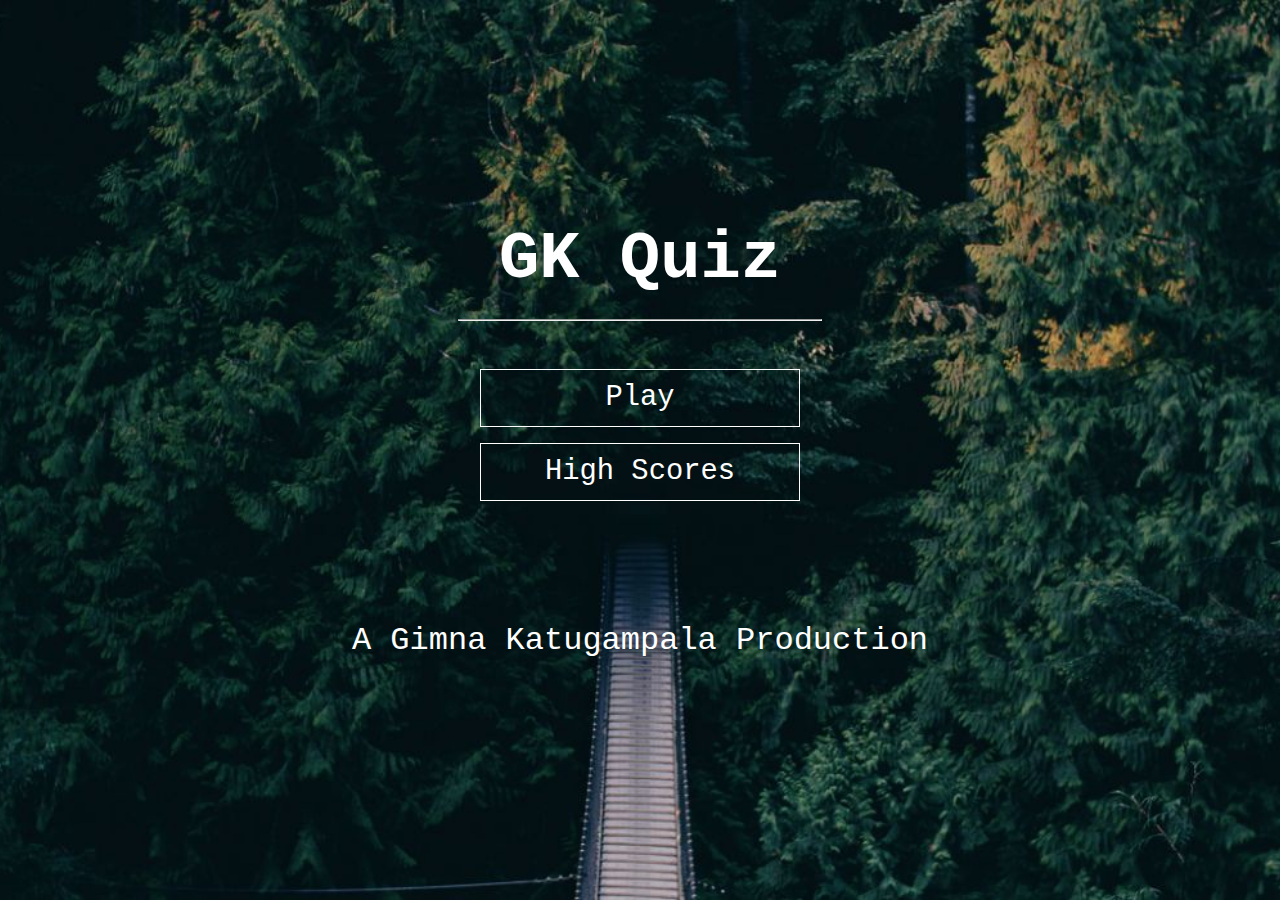
<file: index.html>
<!DOCTYPE html>
<html lang="en">
<head>
        <!-- Global site tag (gtag.js) - Google Analytics -->
        <script async src="https://www.googletagmanager.com/gtag/js?id=G-F7M19QQ9B1"></script>
        <script>
        window.dataLayer = window.dataLayer || [];
        function gtag(){dataLayer.push(arguments);}
        gtag('js', new Date());

        gtag('config', 'G-F7M19QQ9B1');
        </script>
    <meta charset="UTF-8">
    <meta name="viewport" content="width=device-width, initial-scale=1.0">
    <title>GK Quiz App | Welcome</title>
    <link rel="shortcut icon" type="image/x-icon" href="/favicon.ico">
    <link rel="stylesheet" href="/css/style.css">
</head>
<body>
    
    <div class="container">
        <div class="flex-center flex-column">
            <h1>GK Quiz</h1>
            <hr>
            <a href="game.html" class="btn">Play</a>
            <a href="highScores.html" class="btn">High Scores</a>
            <p class="footer">A Gimna Katugampala Production</p>
        </div>
    </div>

</body>
</html>
</file>
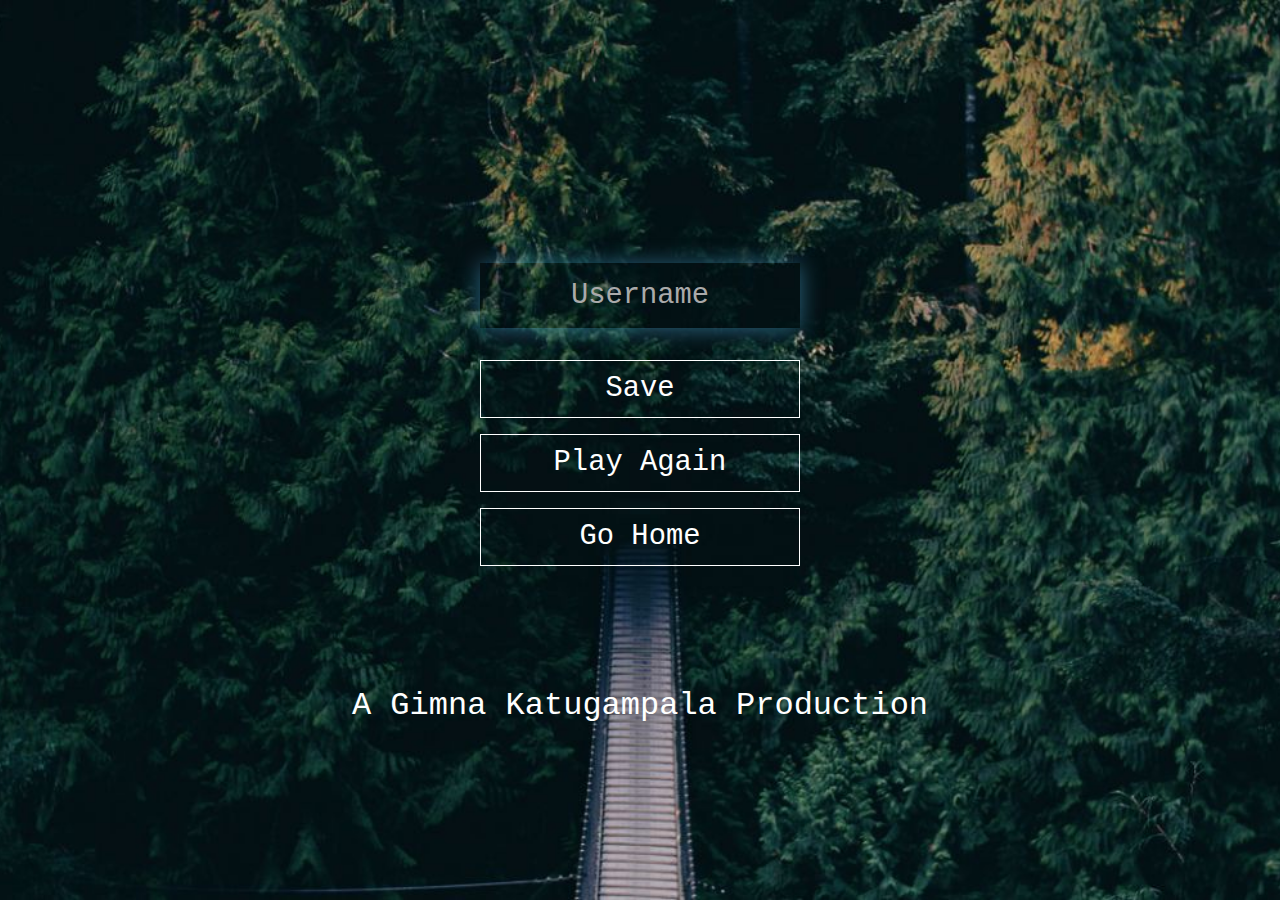
<file: end.html>
<!DOCTYPE html>
<html lang="en">
<head>
<!-- Global site tag (gtag.js) - Google Analytics -->
<script async src="https://www.googletagmanager.com/gtag/js?id=G-F7M19QQ9B1"></script>
<script>
  window.dataLayer = window.dataLayer || [];
  function gtag(){dataLayer.push(arguments);}
  gtag('js', new Date());

  gtag('config', 'G-F7M19QQ9B1');
</script>
    <meta charset="UTF-8">
    <meta name="viewport" content="width=device-width, initial-scale=1.0">
    <title>GK Quiz App | Congrates</title>
    <link rel="shortcut icon" type="image/x-icon" href="/favicon.ico">
    <link rel="stylesheet" href="/css/style.css">
</head>
<body>
    
    <div class="container">
        <div class="flex-center flex-column" id="end">
            <h1 id="finalScore">0</h1>
            <form>
                <input type="text" name="username" id="username" placeholder="Username">
                <button class="btn" type="submit" id="saveScoreBtn" disabled>Save</button>
            </form>
            <a href="/game.html" class="btn">Play Again</a>
            <a href="/index.html" class="btn">Go Home</a>
            <p class="footer">A Gimna Katugampala Production</p>
        </div>
    </div>
    <script src="/js/end.js"></script>
</body>
</html>
</file>
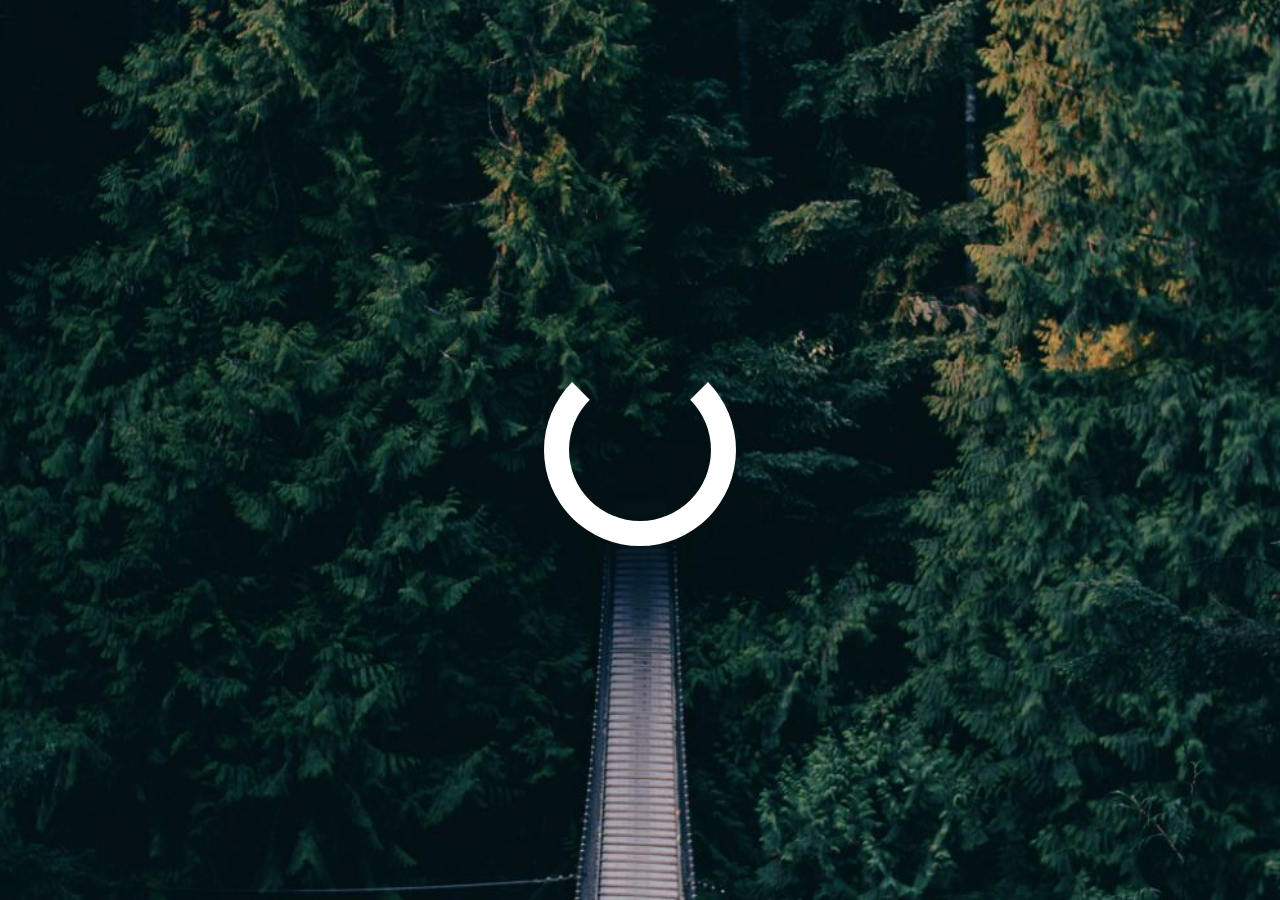
<file: game.html>
<!DOCTYPE html>
<html lang="en">
<head>
<!-- Global site tag (gtag.js) - Google Analytics -->
<script async src="https://www.googletagmanager.com/gtag/js?id=G-F7M19QQ9B1"></script>
<script>
  window.dataLayer = window.dataLayer || [];
  function gtag(){dataLayer.push(arguments);}
  gtag('js', new Date());

  gtag('config', 'G-F7M19QQ9B1');
</script>
    <meta charset="UTF-8">
    <meta name="viewport" content="width=device-width, initial-scale=1.0">
    <title>GK Quiz App | Play</title>
    <link rel="shortcut icon" type="image/x-icon" href="/favicon.ico">
    <link rel="stylesheet" href="/css/style.css">
    <link rel="stylesheet" href="/css/game.css">
</head>
<body>

    <div class="container">
      <div id="loading"></div>
        <div id="game" class="justify-center flex-column hidden">
          <div id="hud">
            <div id="hud-item">
                <p id="progressText" class="hud-prefix">
                    Question
                </p>
                <!-- <h1 class="hud-main-text" id="questionCounter">  -->
                    <!-- 1/3
                </h1> -->
                <div id="progressBar">
                    <div id="progressBarFull"></div>
                </div>
            </div>
            <div id="hud-item">
                <p class="hud-prefix">
                    Score
                </p>
                <h1 class="hud-main-text" id="score">
                    0
                </h1>
            </div>
        </div>
          <h2 id="question">What is the answer to this questions?</h2>
          <div class="choice-container">
            <p class="choice-prefix">A</p>
            <p class="choice-text" data-number="1">Choice 1</p>
          </div>
          <div class="choice-container">
            <p class="choice-prefix">B</p>
            <p class="choice-text" data-number="2">Choice 2</p>
          </div>
          <div class="choice-container">
            <p class="choice-prefix">C</p>
            <p class="choice-text" data-number="3">Choice 3</p>
          </div>
          <div class="choice-container">
            <p class="choice-prefix">D</p>
            <p class="choice-text" data-number="4">Choice 4</p>
          </div>
        </div>
      </div>

        <script src="/js/game.js"></script>
</body>
</html>
</file>
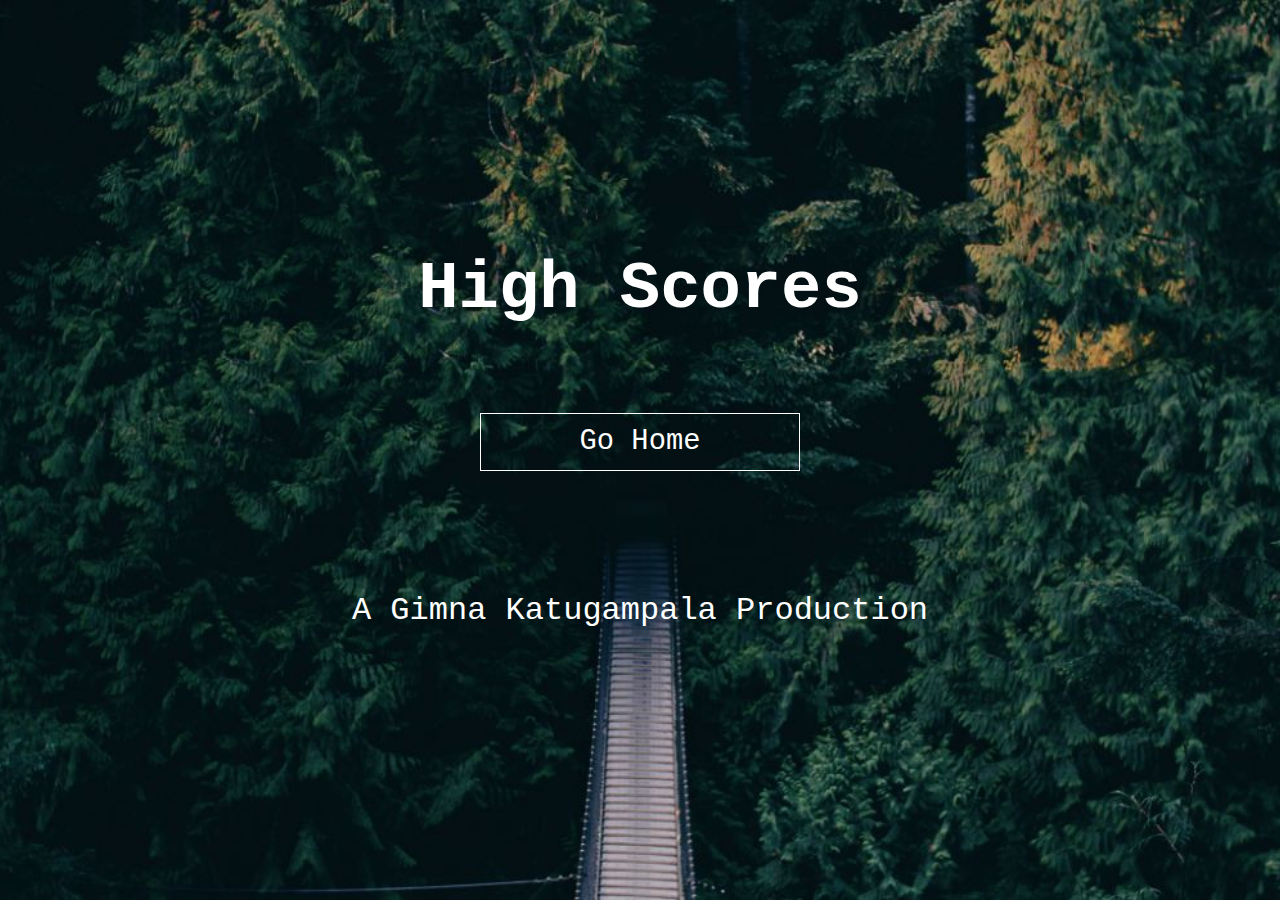
<file: highScores.html>
<!DOCTYPE html>
<html lang="en">
<head>
    <!-- Global site tag (gtag.js) - Google Analytics -->
    <script async src="https://www.googletagmanager.com/gtag/js?id=G-F7M19QQ9B1"></script>
    <script>
    window.dataLayer = window.dataLayer || [];
    function gtag(){dataLayer.push(arguments);}
    gtag('js', new Date());

    gtag('config', 'G-F7M19QQ9B1');
    </script>
    <meta charset="UTF-8">
    <meta name="viewport" content="width=device-width, initial-scale=1.0">
    <title>GK Quiz | High Scores</title>
    <link rel="shortcut icon" type="image/x-icon" href="/favicon.ico">
    <link rel="stylesheet" href="/css/style.css">
    <link rel="stylesheet" href="/css/highScores.css">
</head>
<body>

    <div class="container">
        <div id="highScores" class="flex-center flex-column">
            <h1 id="finalScore">High Scores</h1>
            <ul id="highScoresList"></ul>
            <a href="/index.html" class="btn">Go Home</a>
            <p class="footer">A Gimna Katugampala Production</p>
        </div>
    </div>
    

    <script src="js/highScores.js"></script>
    <script src="js/end.js"></script>
</body>
</html>
</file>
<file: css/style.css>
:root{
    background: url('/img/forestbridge.jpg');
    background-position: center;
    background-size: cover;

}

*{
    box-sizing: border-box;
    font-family: 'Courier New', Courier, monospace;
    margin: 0;
    padding: 0;
    color: white;
    line-height: 1.5rem;
}

hr{
    width: 30%;
    margin: auto;
    margin-bottom: 3rem;
}

h1,h2{
    margin-bottom: 1rem;
}

h1{
    font-size: 4.2rem;
    margin-bottom: 3rem;
}

h2{
    font-size: 2rem;
    margin-bottom: 2rem;
    font-weight: 700;
}

/*Utility*/
.container{
    height: 100vh;
    width: 100vw;
    display: flex;
    justify-content: center;
    align-items: center;
    max-width: 80rem;
    margin: 0 auto;
    padding: 2rem;
}

.container > *{
    width: 100%;
}

.flex-column{
    display: flex;
    flex-direction: column;
}

.flex-center{
    justify-content: center;
    align-items: center;
}

.justify-center{
    justify-content: center;
}

.text-center{
    text-align: center;
}



.correct{
    background-color: #28a745;
    box-shadow: 0 0.4rem 1.4rem 0 rgba(190, 211, 52, 0.9);
}

.incorrect{
    background-color: #dc3545;
    box-shadow: 0 0.4rem 1.4rem 0 rgba(190, 10, 10, 0.9);
}

.hidden{
    display: none;
}

/*Button*/
.btn{
    font-size: 1.8rem;
    padding: 1rem 0;
    width: 20rem;
    text-align: center;
    border: 0.1rem solid white;
    margin-bottom: 1rem;
    text-decoration: none;
    color: white;
    background: none;
}

.btn:hover{
    cursor: pointer;
    box-shadow: 0 0.4rem 1.4rem 0 rgba(86, 185, 235, 0.5);
    transform: translateY(-0.1rem);
    transition: transform 150ms;
}

.btn[disabled]:hover{
    cursor:not-allowed;
    box-shadow: none;
    transform: none;
}

.footer{
    font-size: 2rem;
    margin-top: 7rem;
}

/*forms*/
form{
    width: 100%;
    display: flex;
    flex-direction: column;
    align-items: center;
}

input{
    margin-bottom: 2rem;
    margin-top: 2rem;
    width: 20rem;
    padding: 1rem 0;
    font-size: 1.8rem;
    border: none;
    box-shadow: 0 0.1rem 1.4rem 0 rgba(86, 185, 235, 0.5);
    outline: none;
    background: none;
}

input::placeholder{
    color: #aaa;
    text-align: center;
}

/*Media Queries*/
@media(max-width:1000px){
    .footer{
        font-size: 1rem;
    }
    h1{
        font-size: 2.5rem;
    }
}
</file>
<file: css/game.css>
.choice-container{
    display: flex;
    margin-bottom: 0.5rem;
    width: 100%;
    font-size: 1.8rem;
    border: 0.1rem solid rgb(86, 165, 235,0.25);
}

.choice-container:hover{
    cursor: pointer;
    box-shadow: 0 0.4rem 1.4rem 0 rgba(86, 185, 235, 0.6);
    transform: translateY(-0.1rem);
    transition: transform 150ms;
}

.choice-prefix{
    padding: 1.5rem;
}

.choice-text{
    padding: 1.5rem;
    width: 100%;
}

/*Progress Bar*/
#progressBar{
    width: 20rem;
    height: 3rem;
    border: 0.3rem solid white;
    box-shadow: 0 0.4rem 1.4rem 0 rgba(86, 185, 235, 0.6);
    margin-top: 1.5rem;
}

#progressBarFull{
    height: 2.4rem;
    background-color: white;
    box-shadow: 0 0.4rem 1.4rem 0 rgba(86, 185, 235, 0.6);
    width: 0%;
}


/*Hud*/
#hud{
    display: flex;
    justify-content: space-between;
}

.hud-prefix{
    text-align: center;
    font-size: 2rem;
    padding: 2rem;
    font-size: 2rem;
}

.hud-main-text{
    text-align: center;
    padding: 2rem;
}


/*Loader*/
#loading{
    border: 1.6rem solid white;
    border-radius: 50%;
    border-top: 1.6rem solid transparent;
    width: 12rem;
    height: 12rem;
    animation: spin 2s linear infinite;
}

@keyframes spin{
    0%{
        transform: rotate(0deg);
    }
    100%{
        transform:rotate(360deg);
    }
}

/*Media Queries*/
@media(max-width:1000px){
    .container{
        padding: 1rem;
    }
    #hud{
        display: flex;
        flex-direction: column;
    }
    .hud-prefix{
        padding: 1rem;
    }
    h2{
        margin-top: -3rem;
    }

}
</file>
<file: css/highScores.css>
#highScoresList{
    list-style: none;
    padding-left: 0;
    margin-bottom: 4rem;
}

.high-score{
    font-size: 2.8rem;
    margin-bottom: 0.5rem;
}

.high-score:hover{
    transform: scale(1.025);
}
</file>
